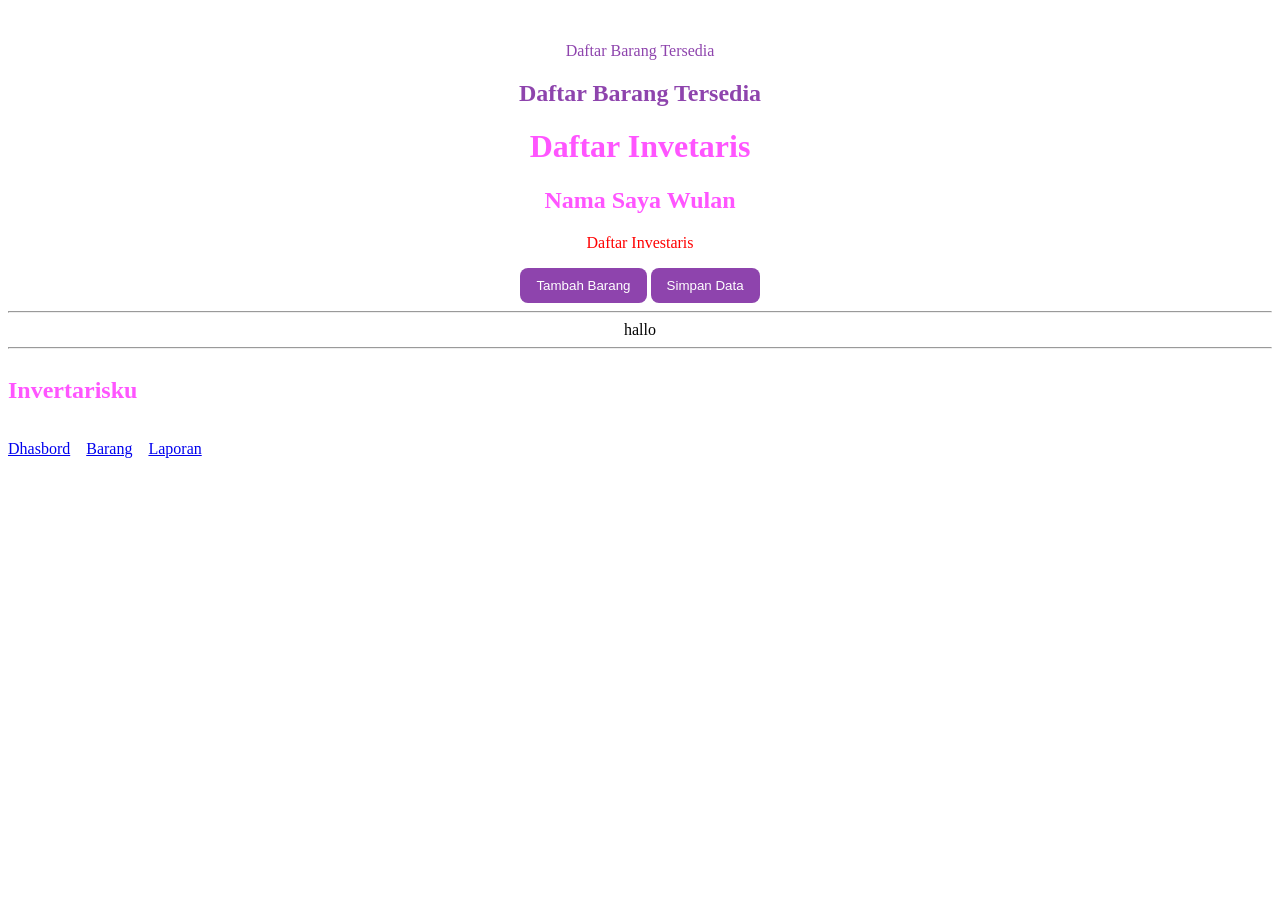
<file: index.html>
<!doctype html>
<html lang="en">
  <head>
    <meta charset="UTF-8" />
    <meta name="viewport" content="width=device-width, initial-scale=1.0" />
    <title>latihan bnsp day-3</title>
    <link rel="stylesheet" href="style.css" />
  </head>
  <body>
    <br>
    <div align="center">
      <p class="judul">Daftar Barang Tersedia</p>
      <h2 class="judul">Daftar Barang Tersedia</h2>
      <h1>Daftar Invetaris</h1>
      <h2>Nama Saya Wulan</h2>
      <p style="color: red">Daftar Investaris</p>
      <button>Tambah Barang</button>
      <button id="btn-simpan">Simpan Data</button>
    </br>
    <hr>
    hallo
    <hr>
    <div class="navbar">
      <h2>Invertarisku</h2>

      <nav>
        <a href="#">Dhasbord</a>
        <a href="#">Barang</a>
        <a href="#">Laporan</a>

      </nav>
    </div>
    </div>
  </body>
</html>
</file>
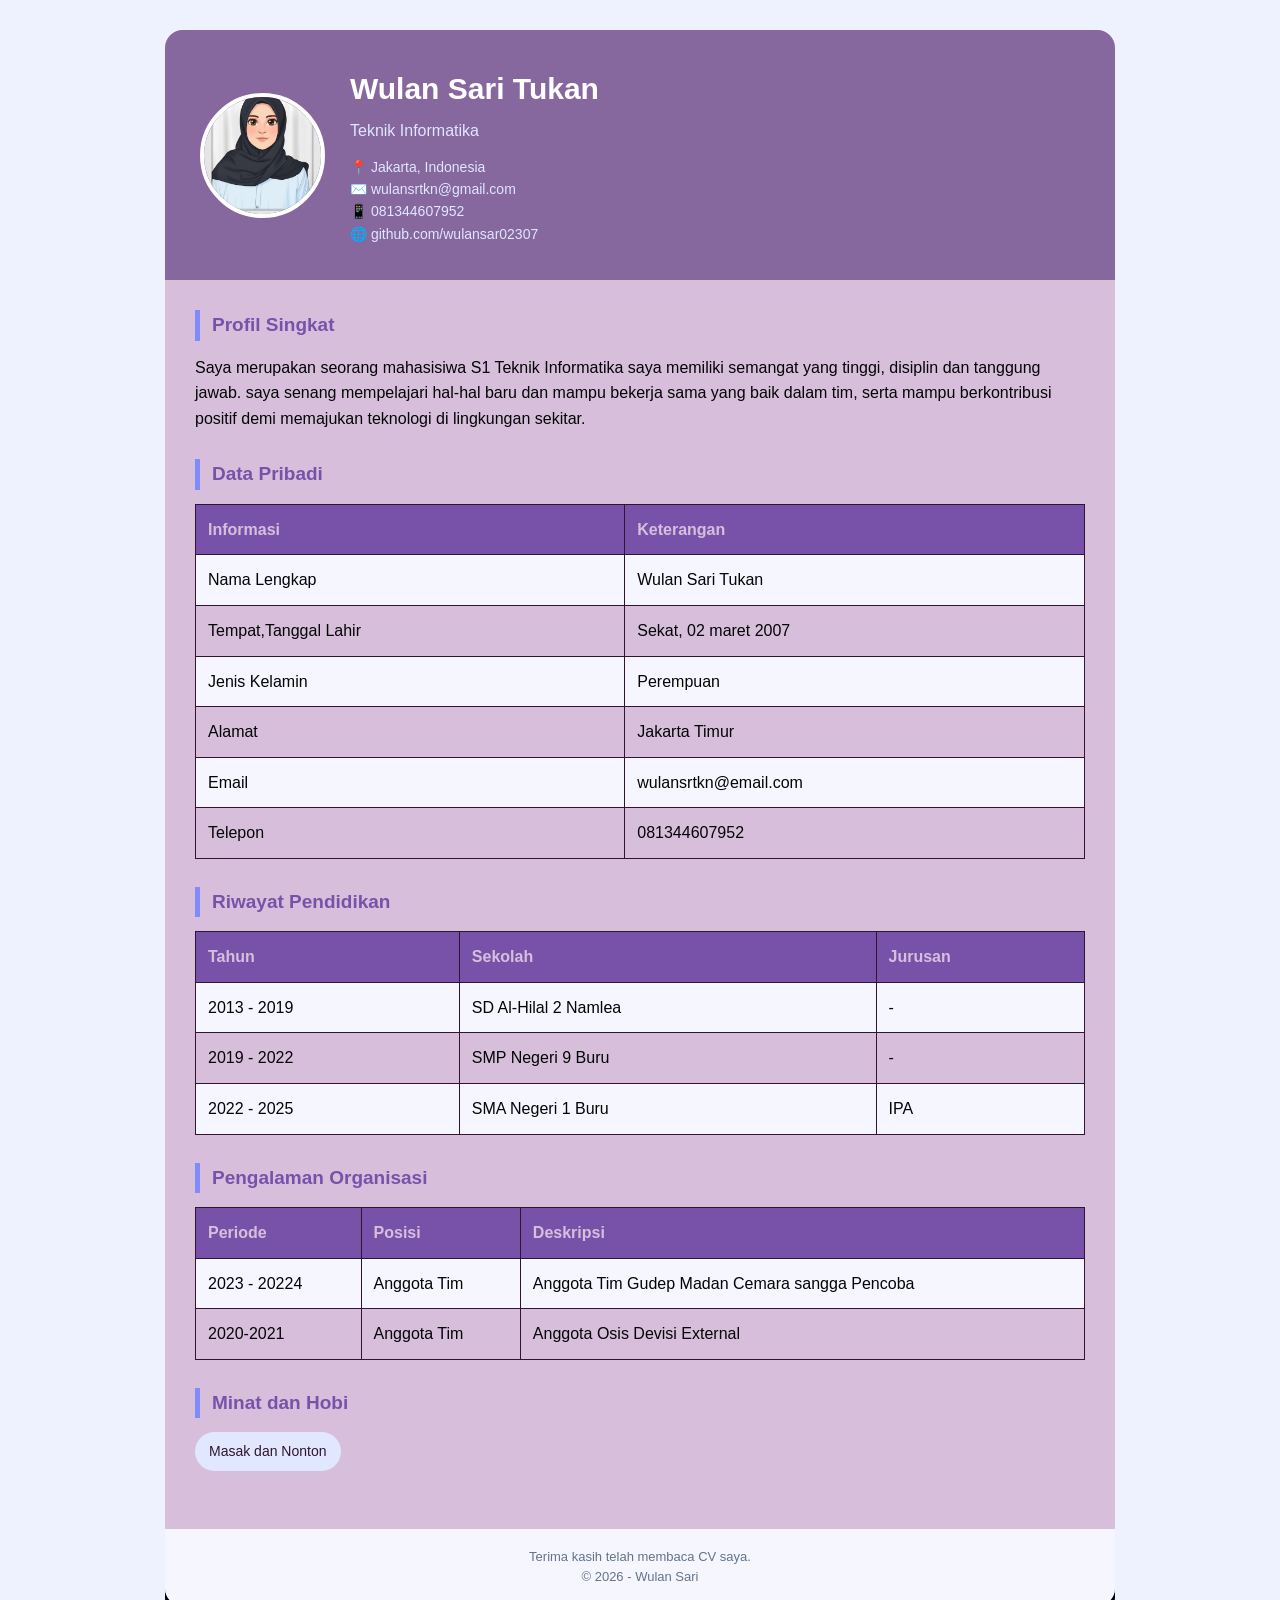
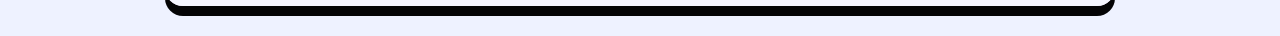
<file: cv.html>
<!doctype html>
<html lang="id">
  <head>
    <meta charset="UTF-8" />
    <meta name="viewport" content="width=device-width, initial-scale=1.0" />
    <title>CV-Wulan Sari</title>

    <style>
      * {
        margin: 0;
        padding: 0;
        box-sizing: border-box;
      }

      body {
        font-family: Arial, sans-serif;
        background: #eef2ff;
        color: #040405;
        padding: 30px 15px;
        line-height: 1.6;
      }

      .cv-container {
        max-width: 950px;
        margin: auto;
        background: #d7bfdc;
        border-radius: 18px;
        overflow: hidden;
        box-shadow: 0 10px;
      }

      /* BAGIAN HEADER */
      .header {
        background: #86679e;
        color: white;
        padding: 35px;
        display: flex;
        align-items: center;
        gap: 25px;
      }

      .foto {
        width: 125px;
        height: 125px;
        border-radius: 50%;
        border: 4px solid white;
        object-fit: cover;
        background: #ddd;
      }

      .header h1 {
        font-size: 30px;
        margin-bottom: 5px;
      }

      .header p {
        color: #e0e7ff;
      }

      .kontak {
        margin-top: 12px;
        font-size: 14px;
      }

      /* ISI CV */
      .content {
        padding: 30px;
      }

      .section {
        margin-bottom: 28px;
      }

      .section h2 {
        color: #7852a9;
        font-size: 19px;
        border-left: 5px solid #818cf8;
        padding-left: 12px;
        margin-bottom: 14px;
      }

      .section p {
        margin-bottom: 8px;
      }

      /* TABEL */
      table {
        width: 100%;
        border-collapse: collapse;
        margin-top: 10px;
      }

      th,
      td {
        padding: 12px;
        text-align: left;
        border: 1px solid #311432;
        vertical-align: top;
      }

      th {
        background: #7852a9;
        color: #d7bfdc;
      }

      tr:nth-child(even) {
        background: #f5f6ff;
      }

      /* KEAHLIAN */
      .skill-list {
        display: flex;
        flex-wrap: wrap;
        gap: 10px;
      }

      .skill {
        background: #e0e7ff;
        color: #311432;
        padding: 8px 14px;
        border-radius: 20px;
        font-size: 14px;
      }

      .footer {
        background: #f5f6ff;
        text-align: center;
        padding: 18px;
        color: #64748b;
        font-size: 13px;
      }

      /* RESPONSIVE UNTUK HP */
      @media (max-width: 600px) {
        body {
          padding: 10px;
        }

        .header {
          flex-direction: column;
          text-align: center;
          padding: 25px 15px;
        }

        .header h1 {
          font-size: 24px;
        }

        .content {
          padding: 18px;
        }

        table {
          font-size: 12px;
        }

        th,
        td {
          padding: 8px;
          overflow-wrap: anywhere;
        }
      }

      /* 8. Responsive: ponsel */
      @media (max-width: 480px) {
        .summary {
          grid-template-columns: 1fr;
        }
      }
    </style>
  </head>

  <body>
    <div class="cv-container">
      <!-- HEADER / IDENTITAS -->
      <header class="header">
        <!-- Ganti foto.jpg dengan nama file fotomu -->
        <img src="myfoto.jpeg" alt="Foto profil" class="foto" />

        <div>
          <h1>Wulan Sari Tukan</h1>
          <p>Teknik Informatika</p>

          <div class="kontak">
            <p>📍 Jakarta, Indonesia</p>
            <p>✉️ wulansrtkn@gmail.com</p>
            <p>📱 081344607952</p>
            <p>🌐 github.com/wulansar02307</p>
          </div>
        </div>
      </header>

      <main class="content">
        <!-- PROFIL -->
        <section class="section">
          <h2>Profil Singkat</h2>
          <p>
            Saya merupakan seorang mahasisiwa S1 Teknik Informatika saya
            memiliki semangat yang tinggi, disiplin dan tanggung jawab. saya
            senang mempelajari hal-hal baru dan mampu bekerja sama yang baik
            dalam tim, serta mampu berkontribusi positif demi memajukan
            teknologi di lingkungan sekitar.
          </p>
        </section>

        <!-- BIODATA -->
        <section class="section">
          <h2>Data Pribadi</h2>

          <table>
            <tr>
              <th>Informasi</th>
              <th>Keterangan</th>
            </tr>
            <tr>
              <td>Nama Lengkap</td>
              <td>Wulan Sari Tukan</td>
            </tr>
            <tr>
              <td>Tempat,Tanggal Lahir</td>
              <td>Sekat, 02 maret 2007</td>
            </tr>
            <tr>
              <td>Jenis Kelamin</td>
              <td>Perempuan</td>
            </tr>
            <tr>
              <td>Alamat</td>
              <td>Jakarta Timur</td>
            </tr>
            <tr>
              <td>Email</td>
              <td>wulansrtkn@email.com</td>
            </tr>
            <tr>
              <td>Telepon</td>
              <td>081344607952</td>
            </tr>
          </table>
        </section>

        <!-- PENDIDIKAN -->
        <section class="section">
          <h2>Riwayat Pendidikan</h2>

          <table>
            <tr>
              <th>Tahun</th>
              <th>Sekolah</th>
              <th>Jurusan</th>
            </tr>
            <tr>
              <td>2013 - 2019</td>
              <td>SD Al-Hilal 2 Namlea</td>
              <td>-</td>
            </tr>
            <tr>
              <td>2019 - 2022</td>
              <td>SMP Negeri 9 Buru</td>
              <td>-</td>
            </tr>
            <tr>
              <td>2022 - 2025</td>
              <td>SMA Negeri 1 Buru</td>
              <td>IPA</td>
            </tr>
          </table>
        </section>

        <!-- PENGALAMAN -->
        <section class="section">
          <h2>Pengalaman Organisasi</h2>

          <table>
            <tr>
              <th>Periode</th>
              <th>Posisi</th>
              <th>Deskripsi</th>
            </tr>
            <tr>
              <td>2023 - 20224</td>
              <td>Anggota Tim</td>
              <td>Anggota Tim Gudep Madan Cemara sangga Pencoba</td>
            </tr>
            <tr>
              <td>2020-2021</td>
              <td>Anggota Tim</td>
              <td>Anggota Osis Devisi External</td>
            </tr>
          </table>
        </section>

        <!-- Minat dan Hobi-->
        <section class="section">
          <h2>Minat dan Hobi</h2>

          <div class="skill-list">
            <span class="skill">Masak dan Nonton</span>
          </div>
        </section>
      </main>

      <footer class="footer">
        <p>Terima kasih telah membaca CV saya.</p>
        <p>© 2026 - Wulan Sari</p>
      </footer>
    </div>
  </body>
</html>
</file>
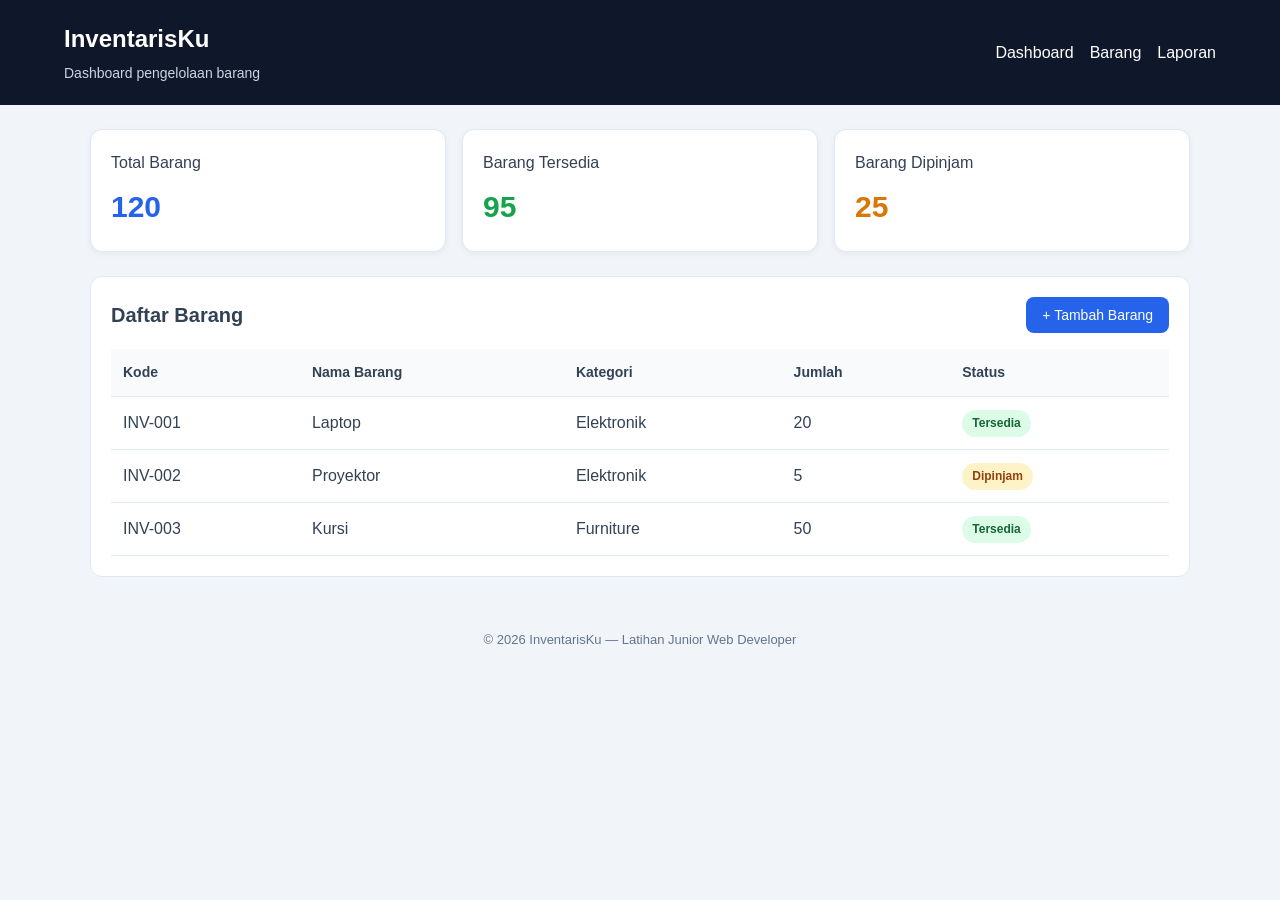
<file: viewport.html>
<!doctype html>
<html lang="id">
  <head>
    <meta charset="UTF-8" />
    <meta name="viewport" content="width=device-width, initial-scale=1.0" />

    <title>InventarisKu</title>
    <link rel="stylesheet" href="style-viewport.css" />
  </head>
  <body>
    <header class="header">
      <div>
        <h1>InventarisKu</h1>
        <p>Dashboard pengelolaan barang</p>
      </div>

      <nav class="nav-links">
        <a href="#">Dashboard</a>
        <a href="#">Barang</a>
        <a href="#">Laporan</a>
      </nav>
    </header>

    <main class="container">
      <section class="summary">
        <article class="card">
          <h2>Total Barang</h2>
          <p class="number">120</p>
        </article>

        <article class="card">
          <h2>Barang Tersedia</h2>
          <p class="number success">95</p>
        </article>

        <article class="card">
          <h2>Barang Dipinjam</h2>
          <p class="number warning">25</p>
        </article>
      </section>

      <section class="content-section">
        <div class="section-heading">
          <h2>Daftar Barang</h2>
          <button class="btn-primary" type="button">+ Tambah Barang</button>
        </div>

        <div class="table-wrapper">
          <table>
            <thead>
              <tr>
                <th>Kode</th>
                <th>Nama Barang</th>
                <th>Kategori</th>
                <th>Jumlah</th>
                <th>Status</th>
              </tr>
            </thead>

            <tbody>
              <tr>
                <td>INV-001</td>
                <td>Laptop</td>
                <td>Elektronik</td>
                <td>20</td>
                <td><span class="badge tersedia">Tersedia</span></td>
              </tr>

              <tr>
                <td>INV-002</td>
                <td>Proyektor</td>
                <td>Elektronik</td>
                <td>5</td>
                <td><span class="badge dipinjam">Dipinjam</span></td>
              </tr>

              <tr>
                <td>INV-003</td>
                <td>Kursi</td>
                <td>Furniture</td>
                <td>50</td>
                <td><span class="badge tersedia">Tersedia</span></td>
              </tr>
            </tbody>
          </table>
        </div>
      </section>
    </main>

    <footer class="footer">
      <p>&copy; 2026 InventarisKu — Latihan Junior Web Developer</p>
    </footer>
  </body>
</html>
</file>
<file: style.css>
h1 {
  color: #f5f;
  font: 28px;
}
h2 {
  color: #f5f;
  font: 20px;
}
button {
  background-color: #8e44ad;
  color: white;
  padding: 10px 16px;
  border: none;
  border-radius: 8px;
}
button:hover {
  background-color: #a78ab4;
}
#btn-simpan {
  background-color: #8e44ad;
  color: white;
}
#btn-simpan:hover {
  background-color: #8a6e96;
  color: white;
}
.navbar {
  display: flex;
  flex-direction: column;
  justify-content: space-between;
  align-items: flex-start;
  gap: 16px;
}
.navbar nav {
  display: flex;
  gap: 16px;
}
.judul {
  color: #8e44ad;
}
</file>
<file: style-viewport.css>
/* 1. Pengaturan dasar */
* {
  box-sizing: border-box;
}

body {
  margin: 0;
  font-family: Arial, sans-serif;
  color: #334155;
  background-color: #f1f5f9;
  line-height: 1.6;
}

/* 2. Header dan navigasi */
.header {
  display: flex;
  justify-content: space-between;
  align-items: center;
  gap: 20px;
  padding: 20px 5%;
  color: white;
  background-color: #0f172a;
}

.header h1 {
  margin: 0;
  font-size: 24px;
}

.header p {
  margin: 4px 0 0;
  color: #cbd5e1;
  font-size: 14px;
}

.nav-links {
  display: flex;
  flex-wrap: wrap;
  gap: 16px;
}

.nav-links a {
  color: white;
  text-decoration: none;
}

.nav-links a:hover {
  color: #93c5fd;
}

/* 3. Kontainer utama */
.container {
  width: min(100% - 32px, 1100px);
  margin: 24px auto;
}

/* 4. Kartu ringkasan */
.summary {
  display: grid;
  grid-template-columns: repeat(3, minmax(0, 1fr));
  gap: 16px;
}

.card {
  padding: 20px;
  background-color: white;
  border: 1px solid #e2e8f0;
  border-radius: 12px;
  box-shadow: 0 2px 6px rgb(15 23 42 / 5%);
}

.card h2 {
  margin: 0;
  font-size: 16px;
  font-weight: 500;
}

.number {
  margin: 8px 0 0;
  font-size: 30px;
  font-weight: 700;
  color: #2563eb;
}

.success {
  color: #16a34a;
}

.warning {
  color: #d97706;
}

/* 5. Bagian tabel */
.content-section {
  margin-top: 24px;
  padding: 20px;
  background-color: white;
  border: 1px solid #e2e8f0;
  border-radius: 12px;
}

.section-heading {
  display: flex;
  justify-content: space-between;
  align-items: center;
  gap: 12px;
  margin-bottom: 16px;
}

.section-heading h2 {
  margin: 0;
  font-size: 20px;
}

.btn-primary {
  padding: 10px 16px;
  border: none;
  border-radius: 8px;
  background-color: #2563eb;
  color: white;
  font-size: 14px;
  cursor: pointer;
}

.btn-primary:hover {
  background-color: #1d4ed8;
}

.table-wrapper {
  overflow-x: auto;
}

table {
  width: 100%;
  border-collapse: collapse;
  text-align: left;
}

th,
td {
  padding: 12px;
  border-bottom: 1px solid #e2e8f0;
}

th {
  background-color: #f8fafc;
  font-size: 14px;
}

.badge {
  display: inline-block;
  padding: 4px 10px;
  border-radius: 999px;
  font-size: 12px;
  font-weight: 600;
}

.tersedia {
  background-color: #dcfce7;
  color: #166534;
}

.dipinjam {
  background-color: #fef3c7;
  color: #92400e;
}

/* 6. Footer */
.footer {
  padding: 16px;
  text-align: center;
  color: #64748b;
  font-size: 13px;
}

/* 7. Responsive: tablet */
@media (max-width: 768px) {
  .header {
    align-items: flex-start;
    flex-direction: column;
  }

  .summary {
    grid-template-columns: repeat(2, minmax(0, 1fr));
  }
}

/* 8. Responsive: ponsel */
@media (max-width: 480px) {
  .summary {
    grid-template-columns: 1fr;
  }

  .section-heading {
    align-items: stretch;
    flex-direction: column;
  }

  .btn-primary {
    width: 100%;
  }

  .content-section {
    padding: 12px;
  }

  th,
  td {
    padding: 8px;
    font-size: 13px;
  }
}
</file>
